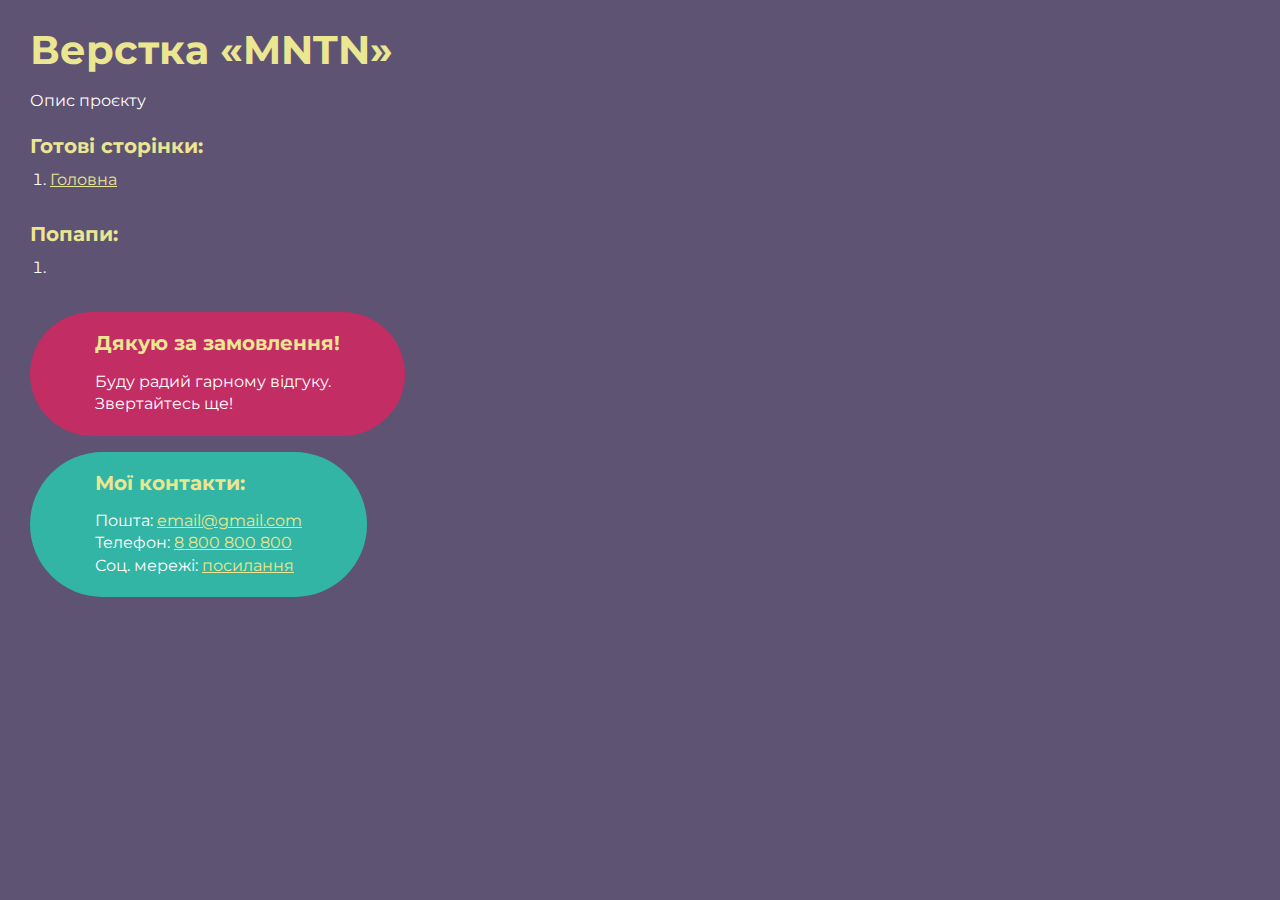
<file: index.html>
<!DOCTYPE html>
<html>

<head>
	<meta charset="UTF-8">
	<meta name="viewport" content="width=device-width, initial-scale=1.0">
	<title>Верстка «MNTN»</title>
</head>

<body>
	<div class="rootpage">
		<h1>Верстка «MNTN»</h1>
		<div class="rootpage__info">
			Опис проєкту
		</div>
		<h2>Готові сторінки:</h2>
		<ol class="rootpage__list">
			<li><a target="_blank" href="home.html">Головна</a></li>
		</ol>
		<h2>Попапи:</h2>
		<ol class="rootpage__list">
			<li><a target="_blank" href="home.html#"></a></li>
		</ol>
		<div class="rootpage__tnx">
			<h2>Дякую за замовлення!</h2>
			<p>Буду радий гарному відгуку.</p>
			<p>Звертайтесь ще!</p>
		</div>
		<div class="rootpage__contacts">
			<h2>Мої контакти:</h2>
			<p>Пошта: <a href="mailto:email@gmail.com">email@gmail.com</a></p>
			<p>Телефон: <a href="tel:8800800800">8 800 800 800</a></p>
			<p>Соц. мережі: <a href="">посилання</a></p>
		</div>
	</div>
</body>
<style>
	@charset "UTF-8";
	@import url("https://fonts.googleapis.com/css?family=Montserrat:regular,700&display=swap");

	*,
	*::before,
	*::after {
		padding: 0px;
		margin: 0px;
		border: 0px;
		box-sizing: border-box;
	}

	html,
	body {
		height: 100%;
		margin: 0;
		padding: 0;
		min-width: 320px;
		width: 100%;
		color: #fff;
		background-color: #5e5373;
	}

	body {
		font-family: Montserrat;
		font-size: 100%;
		line-height: 1;
		font-size: 1rem;
	}

	a {
		text-decoration: underline;
		color: #ebe691
	}

	a:visited {
		text-decoration: underline;
		color: #aaa768;
	}

	a:hover {
		text-decoration: none;
	}

	ul li {
		list-style: none;
	}

	img {
		vertical-align: top;
	}

	.wrapper {
		width: 100%;
		min-height: 100%;
		overflow: hidden;
	}

	.rootpage {
		padding: 30px;
		display: flex;
		flex-direction: column;
		align-items: flex-start;
	}

	@media (max-width: 767px) {
		.rootpage {
			padding: 30px 15px;
		}
	}

	h1 {
		color: #ebe691;
		font-size: 2.5rem;
		margin: 0px 0px 1.25rem 0px;
	}

	@media (max-width: 767px) {
		h1 {
			font-size: 1.85rem;
			margin: 0px 0px 1.25rem 0px;
		}
	}

	h2 {
		color: #ebe691;
		font-size: 1.25rem;
		margin: 0px 0px 1rem 0px;
	}

	@media (max-width: 767px) {
		h2 {
			font-size: 1.125rem;
			margin: 0px 0px 1rem 0px;
		}
	}

	.rootpage__info {
		line-height: 140%;
		margin: 0px 0px 1.5rem 0px;
	}

	.rootpage__list {
		margin: 0px 0px 2.25rem 1.25rem;
	}

	.rootpage__list li:not(:last-child) {
		margin: 0px 0px 15px 0px;
	}

	.rootpage__contacts,
	.rootpage__tnx {
		border-radius: 200px;
		padding: 20px 65px;
		line-height: 140%;
	}

	@media (max-width: 767px) {

		.rootpage__contacts,
		.rootpage__tnx {
			border-radius: 40px;
			padding: 20px;
		}
	}

	.rootpage__contacts {
		background: #32b5a4;

	}

	.rootpage__contacts a {
		color: #ebe691;
	}

	.rootpage__tnx {
		background: #c22d63;
		margin: 0px 0px 1rem 0px;
	}
</style>

</html>
</file>
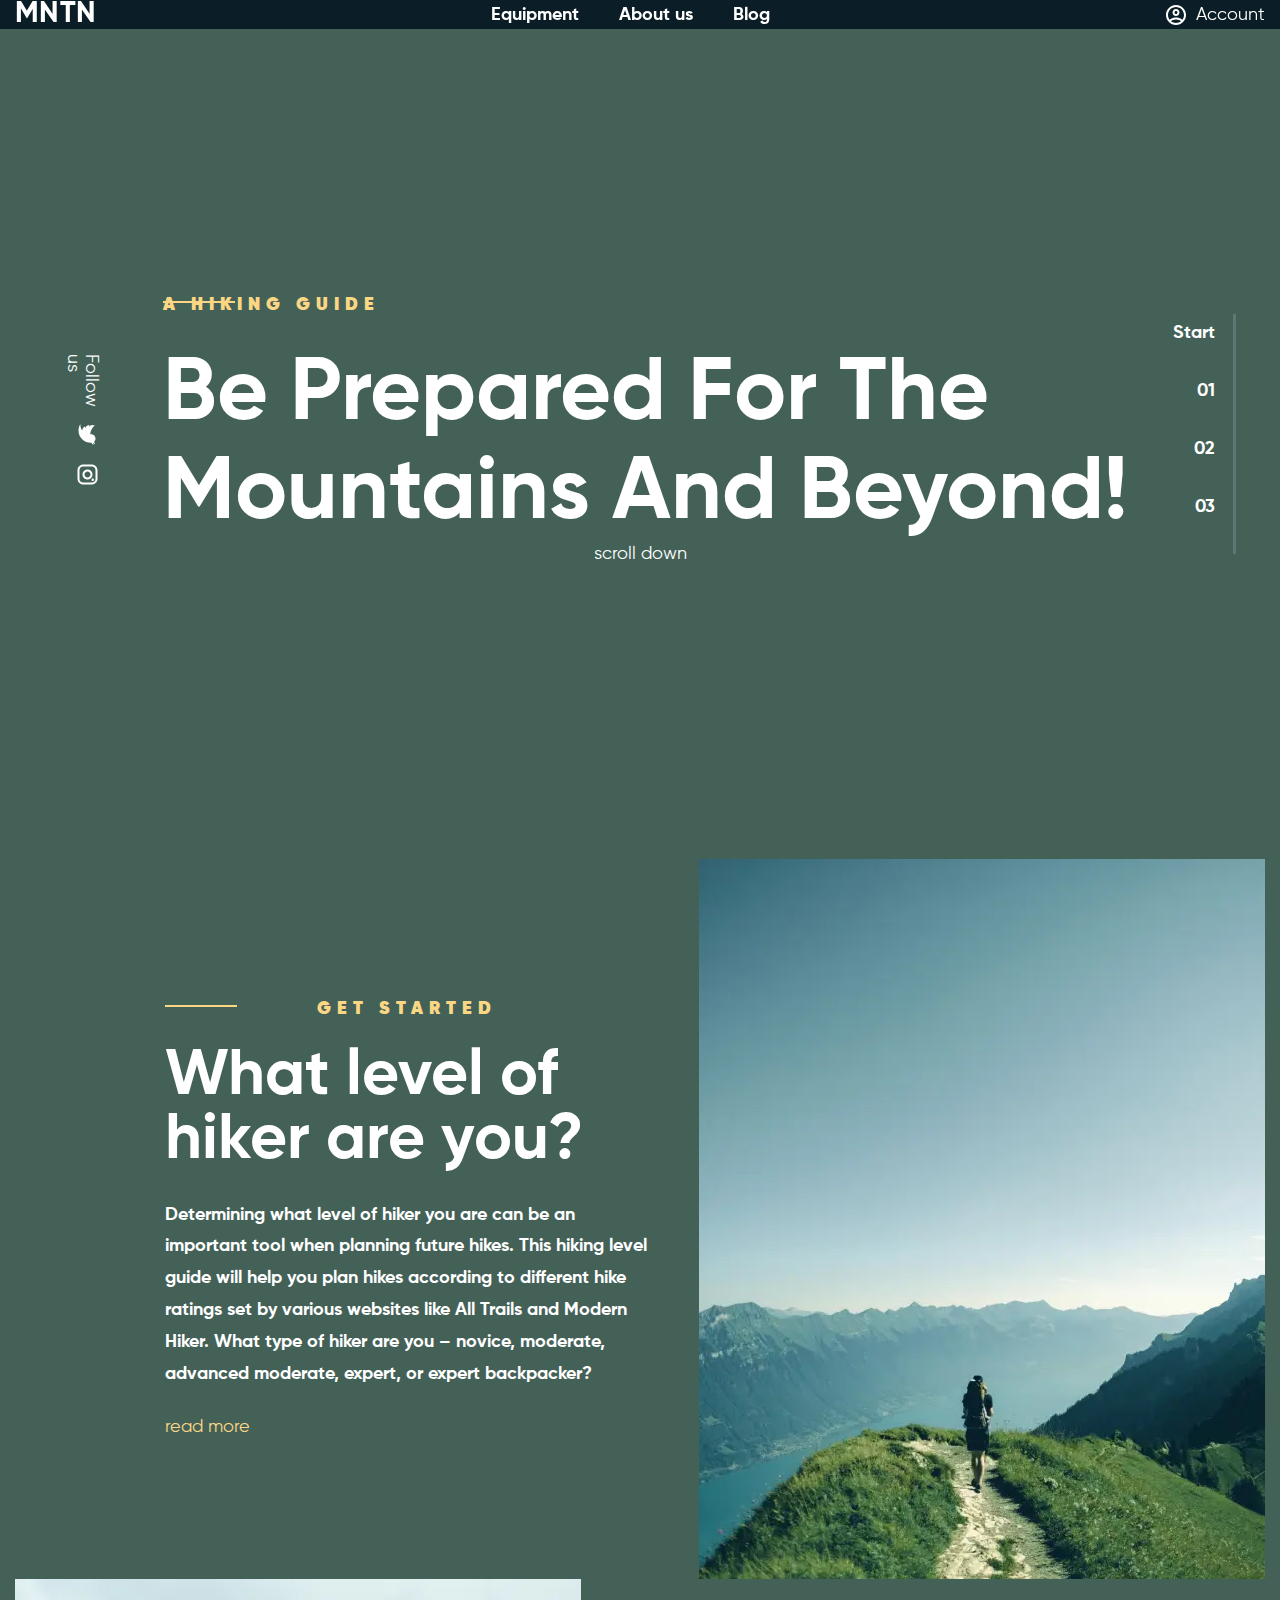
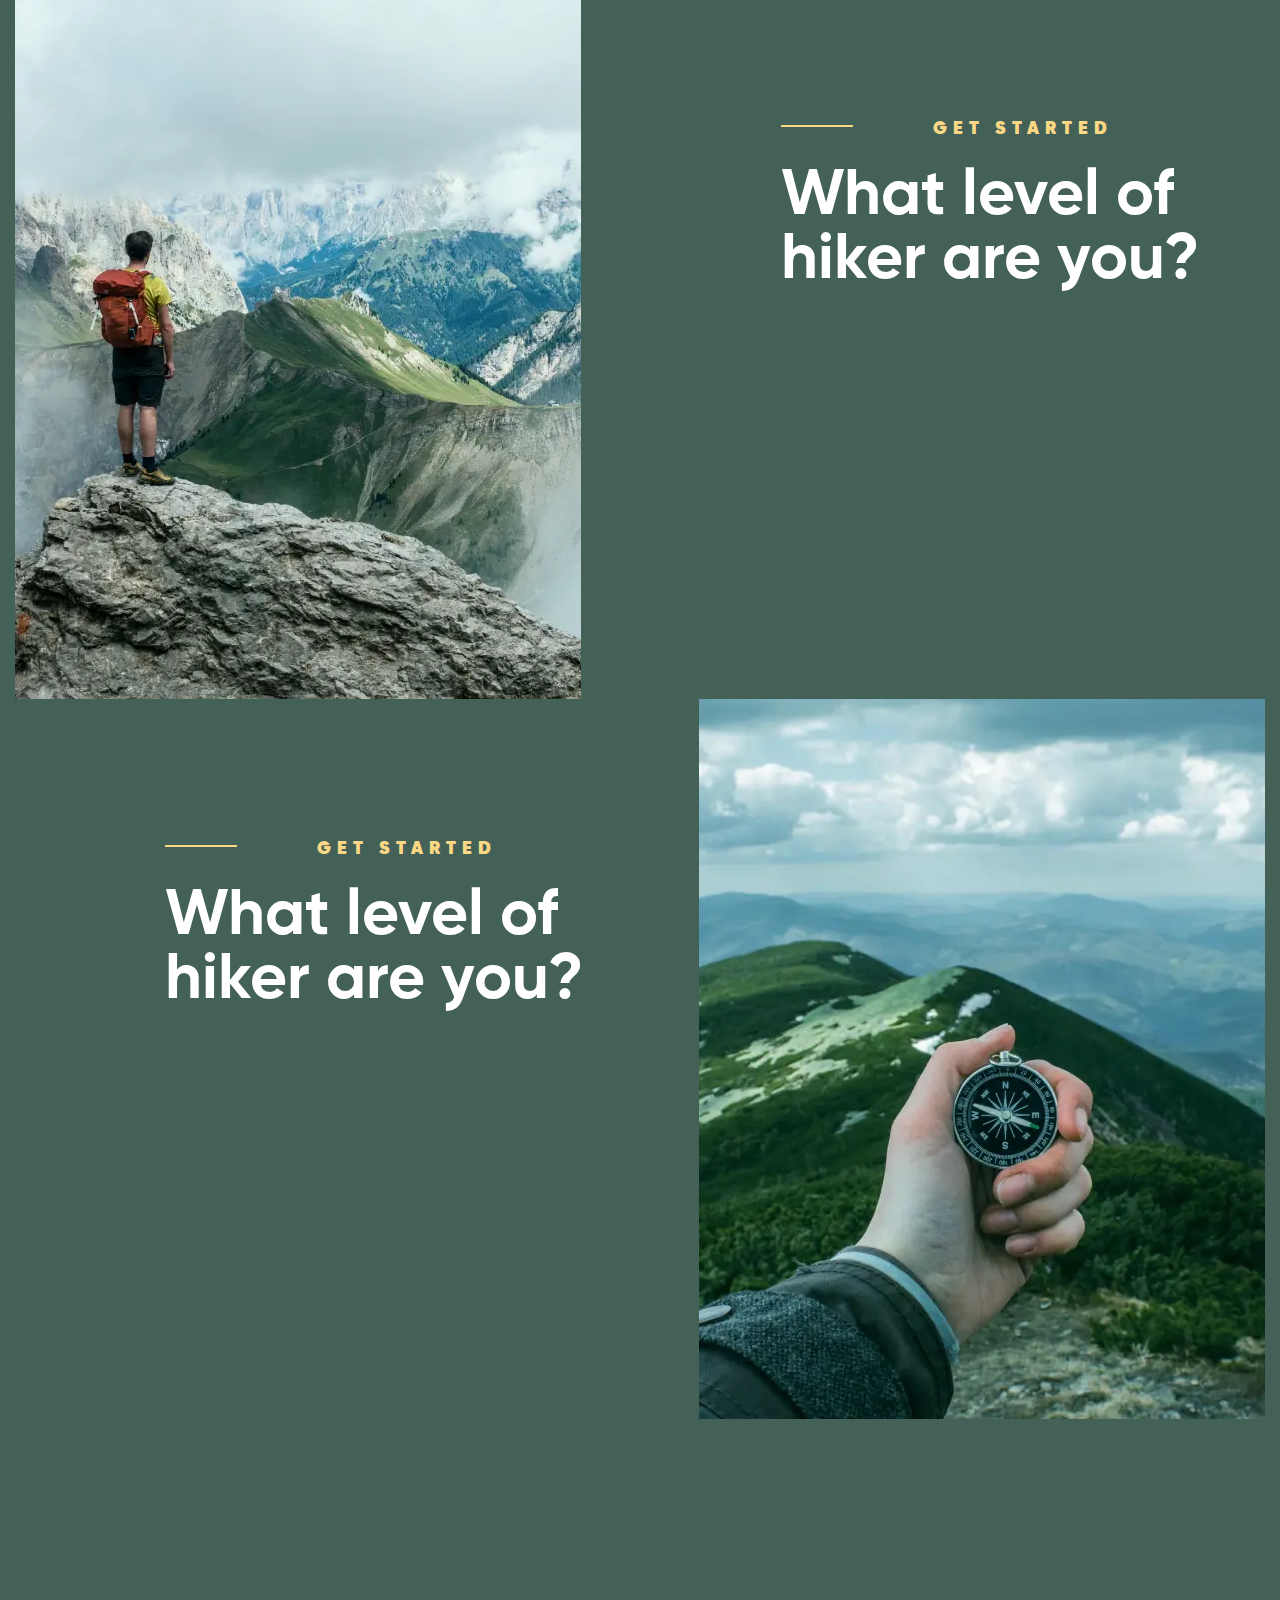
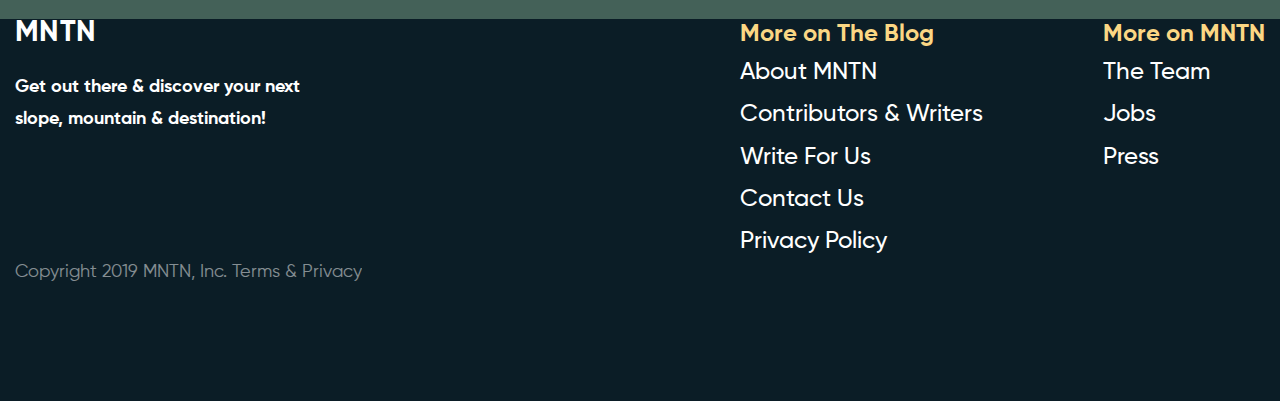
<file: home.html>
<!doctype html>
<html lang="en">

<head>
	<title>HomePage</title>
	<meta charset="UTF-8">
	<meta name="format-detection" content="telephone=no">
	<!-- <style>body{opacity: 0;}</style> -->
	<link rel="stylesheet" href="css/style.min.css?_v=20240128183036">
	<link rel="shortcut icon" href="favicon.ico">
	<!-- <meta name="robots" content="noindex, nofollow"> -->
	<meta name="viewport" content="width=device-width, initial-scale=1.0">
</head>

<body>
	<div class="wrapper">
		<header class="header">
			<div class="header__container header__container-big">
				<div class="header__body">
					<div class="header__logo logo">
						<a href="#" class="logo__link">
							<p class="logo__text">M</p>
							<p class="logo__text">N</p>
							<p class="logo__text">T</p>
							<p class="logo__text">N</p>
						</a>
					</div>
					<div class="header__menu menu">
						<button type="button" class="menu__icon icon-menu">
							<span></span>
						</button>
						<nav class="menu__body">
							<ul class="menu__list">
								<li class="menu__item">
									<a href="" class="menu__link">Equipment</a>
								</li>
								<li class="menu__item">
									<a href="" class="menu__link">About us</a>
								</li>
								<li class="menu__item">
									<a href="" class="menu__link">Blog</a>
								</li>
							</ul>
						</nav>
					</div>
					<div class="header__account account">
						<img src="img/Icons/cart.svg" alt="" class="account__header-img">
						<p class="account__header-text">Account</p>
					</div>
				</div>
			</div>
		</header>

		<main class="page">
			<section class="page__hiker hiker">
				<div class="hiker__container hiker__container-big">
					<div class="hiker__body">
						<div class="hiker__container">
							<div class="hiker__holde holde">
								<p class="holde__sab-itele">A Hiking guide</p>
								<h1 class="holde__itele">
									Be prepared for the Mountains and beyond!
								</h1>
							</div>
						</div>
						<nav class="hiker__social social">
							<ul class="social__items">
								<li class="social__item">
									<a href="#" class="social__link"> Follow us </a>
								</li>
								<li class="social__item">
									<a href="#" class="social__link">
										<img src="img/Icons/twitter.svg" alt="">
									</a>
								</li>
								<li class="social__item">
									<a href="#" class="social__link">
										<img src="img/Icons/instagram.svg" alt="">
									</a>
								</li>
							</ul>
						</nav>
						<nav class="hiker__skrol skrol">
							<ul class="skrol__items">
								<li class="skrol__item">
									<a href="#" class="skrol__link">Start</a>
								</li>
								<li class="skrol__item">
									<a href="#" class="skrol__link"> 01 </a>
								</li>
								<li class="skrol__item">
									<a href="#" class="skrol__link"> 02 </a>
								</li>
								<li class="skrol__item">
									<a href="#" class="skrol__link"> 03 </a>
								</li>
							</ul>
						</nav>
					</div>
					<a href="" class="holde__scroll">scroll down</a>
				</div>
			</section>
			<section class="page__rightward rightward">
				<div class="rightward__container">
					<div class="rightward__body">
						<div class="rightward__content content">
							<div class="content__body">
								<p class="content__sab-itele">GEt Started</p>
								<h2 class="content__itele">What level of hiker are you?</h2>
								<p class="content__text">
									Determining what level of hiker you are can be an important
									tool when planning future hikes. This hiking level guide
									will help you plan hikes according to different hike ratings
									set by various websites like All Trails and Modern Hiker.
									What type of hiker are you – novice, moderate, advanced
									moderate, expert, or expert backpacker?
								</p>
								<p class="content__more">read more</p>
							</div>
							<div class="content__imag">
								<picture><source srcset="img/01.webp" type="image/webp"><img src="img/01.jpg" alt="Фото" /></picture>
							</div>
						</div>
						<div class="rightward__content content">
							<div class="content__imag">
								<picture><source srcset="img/02.webp" type="image/webp"><img src="img/02.jpg" alt="Фото" /></picture>
							</div>
							<div class="content__body">
								<p class="content__sab-itele">GEt Started</p>
								<h2 class="content__itele">What level of hiker are you?</h2>
								<p class="content__text"></p>
								<div class="content__more"></div>
							</div>
						</div>
						<div class="rightward__content content">
							<div class="content__body">
								<p class="content__sab-itele">GEt Started</p>
								<h2 class="content__itele">What level of hiker are you?</h2>
								<p class="content__text"></p>
								<div class="content__more"></div>
							</div>
							<div class="content__imag">
								<picture><source srcset="img/03.webp" type="image/webp"><img src="img/03.jpg" alt="Фото" /></picture>
							</div>
						</div>
					</div>
				</div>
			</section>
		</main>
		<footer class="footer">
			<div class="footer__container">
				<div class="footer__body">
					<div class="footer__col">
						<div class="footer__logo logo">
							<a href="#" class="logo__link">
								<p class="logo__text">M</p>
								<p class="logo__text">N</p>
								<p class="logo__text">T</p>
								<p class="logo__text">N</p>
							</a>
						</div>
						<p class="footer__discover">
							Get out there & discover your next slope, mountain & destination!
						</p>
					</div>

					<ul class="footer__sheets">
						<li class="footer__sheet">
							More on The Blog
							<ul class="footer__items">
								<li class="footer__item">About MNTN</li>
								<li class="footer__item">Contributors & Writers</li>
								<li class="footer__item">Write For Us</li>
								<li class="footer__item">Contact Us</li>
								<li class="footer__item">Privacy Policy</li>
							</ul>
						</li>
						<li class="footer__sheet">
							More on MNTN
							<ul class="footer__items">
								<li class="footer__item">The Team</li>
								<li class="footer__item">Jobs</li>
								<li class="footer__item">Press</li>
							</ul>
						</li>
					</ul>
				</div>
				<p class="footer__text">Copyright 2019 MNTN, Inc. Terms & Privacy</p>
			</div>
		</footer>

	</div>
	<script src="js/app.min.js?_v=20240128183036"></script>
</body>

</html>
</file>
<file: css/style.min.css>
@charset "UTF-8";@font-face{font-family:Gilroy;font-display:swap;src:url(../fonts/Gilroy-Bold.woff2) format("woff2"),url(../fonts/Gilroy-Bold.woff) format("woff");font-weight:700;font-style:normal}@font-face{font-family:Gilroy;font-display:swap;src:url(../fonts/Gilroy-Heavy.woff2) format("woff2"),url(../fonts/Gilroy-Heavy.woff) format("woff");font-weight:900;font-style:normal}@font-face{font-family:Gilroy;font-display:swap;src:url(../fonts/Gilroy-Medium.woff2) format("woff2"),url(../fonts/Gilroy-Medium.woff) format("woff");font-weight:500;font-style:normal}@font-face{font-family:Gilroy;font-display:swap;src:url(../fonts/Gilroy-Regular.woff2) format("woff2"),url(../fonts/Gilroy-Regular.woff) format("woff");font-weight:400;font-style:normal}@font-face{font-family:Gilroy;font-display:swap;src:url(../fonts/Gilroy-Light.woff2) format("woff2"),url(../fonts/Gilroy-Light.woff) format("woff");font-weight:300;font-style:normal}:root{--primary:#FFF;--secondary:#94d2bd;--accent:#0090c1;--inverse:#ffff3f;--bg-primary:#0b1d26;--bg-secondary:#7678ed;--bg-accent:#4cc9f0;--bg-inverse:#2d00f7;--text-primary:#fbfffe;--text-secondary:#080708;--text-accent:#e8eddf;--text-inverse:#fbd784}*{padding:0;margin:0;border:0}*,:after,:before{-webkit-box-sizing:border-box;box-sizing:border-box}body,html{height:100%;min-width:320px}body{color:var(--primary);line-height:1;font-family:Gilroy;font-size:1.125rem;-ms-text-size-adjust:100%;-moz-text-size-adjust:100%;-webkit-text-size-adjust:100%;-webkit-font-smoothing:antialiased;-moz-osx-font-smoothing:grayscale}button,input,textarea{font-family:Gilroy;font-size:inherit;line-height:inherit}button{cursor:pointer;color:inherit;background-color:transparent}a{color:inherit;text-decoration:none}ul li{list-style:none}img{vertical-align:top}h1,h2,h3,h4,h5,h6{font-weight:inherit;font-size:inherit}.lock body{overflow:hidden;-ms-touch-action:none;touch-action:none;-ms-scroll-chaining:none;overscroll-behavior:none}.wrapper{min-height:100%;display:-webkit-box;display:-ms-flexbox;display:flex;-webkit-box-orient:vertical;-webkit-box-direction:normal;-ms-flex-direction:column;flex-direction:column;overflow:hidden}@supports (overflow:clip){.wrapper{overflow:clip}}.wrapper>main{-webkit-box-flex:1;-ms-flex:1 1 auto;flex:1 1 auto}.wrapper>*{min-width:0}[class*=__container]{max-width:93.125rem;margin:0 auto;padding:0 .9375rem}[class*=__container-big]{max-width:1750px}[class*=-ibg]{position:relative}[class*=-ibg] img{position:absolute;width:100%;height:100%;top:0;left:0;-o-object-fit:cover;object-fit:cover}[class*=-ibg--contain] img{-o-object-fit:contain;object-fit:contain}.header{position:fixed;width:100%;top:0;left:0;z-index:1;background-color:#0b1d26}.header__body{position:relative;display:-webkit-box;display:-ms-flexbox;display:flex;-webkit-box-pack:justify;-ms-flex-pack:justify;justify-content:space-between;-webkit-box-align:center;-ms-flex-align:center;align-items:center;z-index:2}.header__account{display:-webkit-box;display:-ms-flexbox;display:flex;-webkit-box-align:center;-ms-flex-align:center;align-items:center;gap:8px}.logo__link{display:-webkit-box;display:-ms-flexbox;display:flex;position:relative;z-index:2}.logo__text{font-weight:700;letter-spacing:.32px;text-transform:capitalize}.menu__list{display:-webkit-box;display:-ms-flexbox;display:flex;gap:40px;position:relative;z-index:2}.menu__link{font-weight:700}.menu__link:hover{text-decoration:underline}.account{position:relative;z-index:2}.icon-menu{display:none}.footer{padding:0 0 120px 0;background:var(--bg-primary)}.footer__body{display:-webkit-box;display:-ms-flexbox;display:flex;-webkit-box-pack:justify;-ms-flex-pack:justify;justify-content:space-between}.footer__col{display:-webkit-box;display:-ms-flexbox;display:flex;-webkit-box-orient:vertical;-webkit-box-direction:normal;-ms-flex-direction:column;flex-direction:column}.footer__discover{margin:24px 0 0 0;-webkit-box-flex:1;-ms-flex:1 1 auto;flex:1 1 auto;color:var(--primary);max-width:303px;font-style:normal;font-weight:700;line-height:177.777778%}.footer__text{opacity:.5}.footer__sheets{display:-webkit-box;display:-ms-flexbox;display:flex;gap:120px}.footer__sheet{color:var(--text-inverse);font-size:1.5rem;font-weight:700;line-height:133.333333%}.footer__item{color:var(--primary);font-weight:500;line-height:177.777778%}.page{position:relative;background-color:#446158}.page__hiker{padding:16.4375em 0;position:relative}.page__rightward{margin:0 0 200px 0}.hiker__container{-webkit-box-ordinal-group:3;-ms-flex-order:2;order:2}.hiker__body{display:-webkit-box;display:-ms-flexbox;display:flex;-webkit-box-align:center;-ms-flex-align:center;align-items:center;-webkit-box-pack:justify;-ms-flex-pack:justify;justify-content:space-between}.hiker__skrol{-webkit-box-ordinal-group:4;-ms-flex-order:3;order:3;position:relative}.hiker__social{-webkit-box-ordinal-group:2;-ms-flex-order:1;order:1}.holde>:not(:last-child){padding:0 0 32px 0}.holde__sab-itele{position:relative;padding:0 0 0 105px;font-weight:800;letter-spacing:6px;text-transform:uppercase;color:var(--text-inverse)}.holde__sab-itele::before{content:"";position:absolute;width:72px;height:2px;left:0;top:5px;background-color:var(--text-inverse)}.holde__itele{font-size:5.5rem;font-weight:600;line-height:113.636364%;text-transform:capitalize}.holde__scroll{display:-webkit-box;display:-ms-flexbox;display:flex;-webkit-box-pack:center;-ms-flex-pack:center;justify-content:center;text-align:center}.social:hover{color:#b4c19e}.social__items{-webkit-transform:rotate(90deg);-ms-transform:rotate(90deg);transform:rotate(90deg);display:-webkit-box;display:-ms-flexbox;display:flex;gap:16px}.skrol__items{padding:0 50px 0 0;display:-webkit-box;display:-ms-flexbox;display:flex;-webkit-box-orient:vertical;-webkit-box-direction:normal;-ms-flex-direction:column;flex-direction:column;gap:40px}.skrol__items::before{content:"";position:absolute;width:3px;height:240px;top:-10px;left:60px;background-color:rgba(158,176,193,.2862745098)}.skrol__item{position:relative;text-align:right}.skrol__item:hover{color:#9eb0c1}.skrol__item:hover::before{content:"";position:absolute;width:3px;height:40px;top:-10px;left:60px;background-color:#fff}.skrol__link{text-align:right;font-weight:700}.rightward__content{display:-webkit-box;display:-ms-flexbox;display:flex;-webkit-box-pack:justify;-ms-flex-pack:justify;justify-content:space-between;gap:50px}.content__body{padding:141px 0 0 150px}.content__body>:not(:last-child){padding:0 0 27px 0}.content__sab-itele{position:relative;font-weight:800;letter-spacing:6px;text-transform:uppercase;color:var(--text-inverse);text-align:center}.content__sab-itele::before{content:"";position:absolute;width:72px;height:2px;left:0;top:5px;background-color:var(--text-inverse)}.content__itele{font-size:4rem;font-weight:600}.content__text{font-weight:700;line-height:177.777778%}.content__more{color:var(--text-inverse)}@media (min-width:93.125em){.logo__text{font-size:2rem}}@media (max-width:20em){.logo__text{font-size:1.125rem}}@media (max-width:61.99875em){.footer__body{display:-webkit-box;display:-ms-flexbox;display:flex;-webkit-box-orient:vertical;-webkit-box-direction:normal;-ms-flex-direction:column;flex-direction:column}.footer__sheets{margin:20px 0 20px 0;display:-webkit-box;display:-ms-flexbox;display:flex;-webkit-box-orient:vertical;-webkit-box-direction:normal;-ms-flex-direction:column;flex-direction:column;gap:30px}}@media (max-width:47.99875em){.header__logo{-webkit-box-ordinal-group:2;-ms-flex-order:1;order:1}.header__menu{-webkit-box-ordinal-group:4;-ms-flex-order:3;order:3}.header__account{-webkit-box-ordinal-group:3;-ms-flex-order:2;order:2}.menu__body{position:fixed;width:100%;height:100%;top:0;left:-100%;-webkit-transition:left .3s ease 0s;transition:left .3s ease 0s}.menu__body::before{content:"";position:fixed;width:100%;height:100%;background:linear-gradient(330deg,#0b1d26 31.06%,#0b1d26 108.93%)}.menu-open .menu__body{left:0}.menu__list{padding:60px 0 0 0;display:-webkit-box;display:-ms-flexbox;display:flex;-webkit-box-orient:vertical;-webkit-box-direction:normal;-ms-flex-direction:column;flex-direction:column;-webkit-box-pack:center;-ms-flex-pack:center;justify-content:center;-webkit-box-align:center;-ms-flex-align:center;align-items:center;text-align:left}.menu__item{padding:10px 0 0 0}.menu__link{font-size:2.625rem;padding:0}.icon-menu{display:block;position:relative;width:1.875rem;height:1.125rem;z-index:5}.icon-menu span,.icon-menu::after,.icon-menu::before{content:"";-webkit-transition:all .3s ease 0s;transition:all .3s ease 0s;right:0;position:absolute;width:100%;height:.125rem;background-color:var(--primary)}.icon-menu::before{top:0}.icon-menu::after{bottom:0}.icon-menu span{top:calc(50% - .0625rem)}.menu-open .icon-menu span{width:0}.menu-open .icon-menu::after,.menu-open .icon-menu::before{content:"";-webkit-transition:all .3s ease 0s;transition:all .3s ease 0s;right:0;position:absolute;width:100%;height:.125rem;background-color:var(--primary)}.menu-open .icon-menu::before{top:calc(50% - .0625rem);-webkit-transform:rotate(-45deg);-ms-transform:rotate(-45deg);transform:rotate(-45deg)}.menu-open .icon-menu::after{bottom:calc(50% - .0625rem);-webkit-transform:rotate(45deg);-ms-transform:rotate(45deg);transform:rotate(45deg)}}@media (max-width:47.99875em) and (any-hover:none){.icon-menu{cursor:default}}@media (min-width:20em) and (max-width:93.125em){@supports (font-size:clamp(1.125rem ,0.8856837607rem + 1.1965811966vw ,2rem)){.logo__text{font-size:clamp(1.125rem ,.8856837607rem + 1.1965811966vw ,2rem)}}@supports not (font-size:clamp(1.125rem ,0.8856837607rem + 1.1965811966vw ,2rem)){.logo__text{font-size:calc(1.125rem + .875 * (100vw - 20rem)/ 73.125)}}}
</file>
